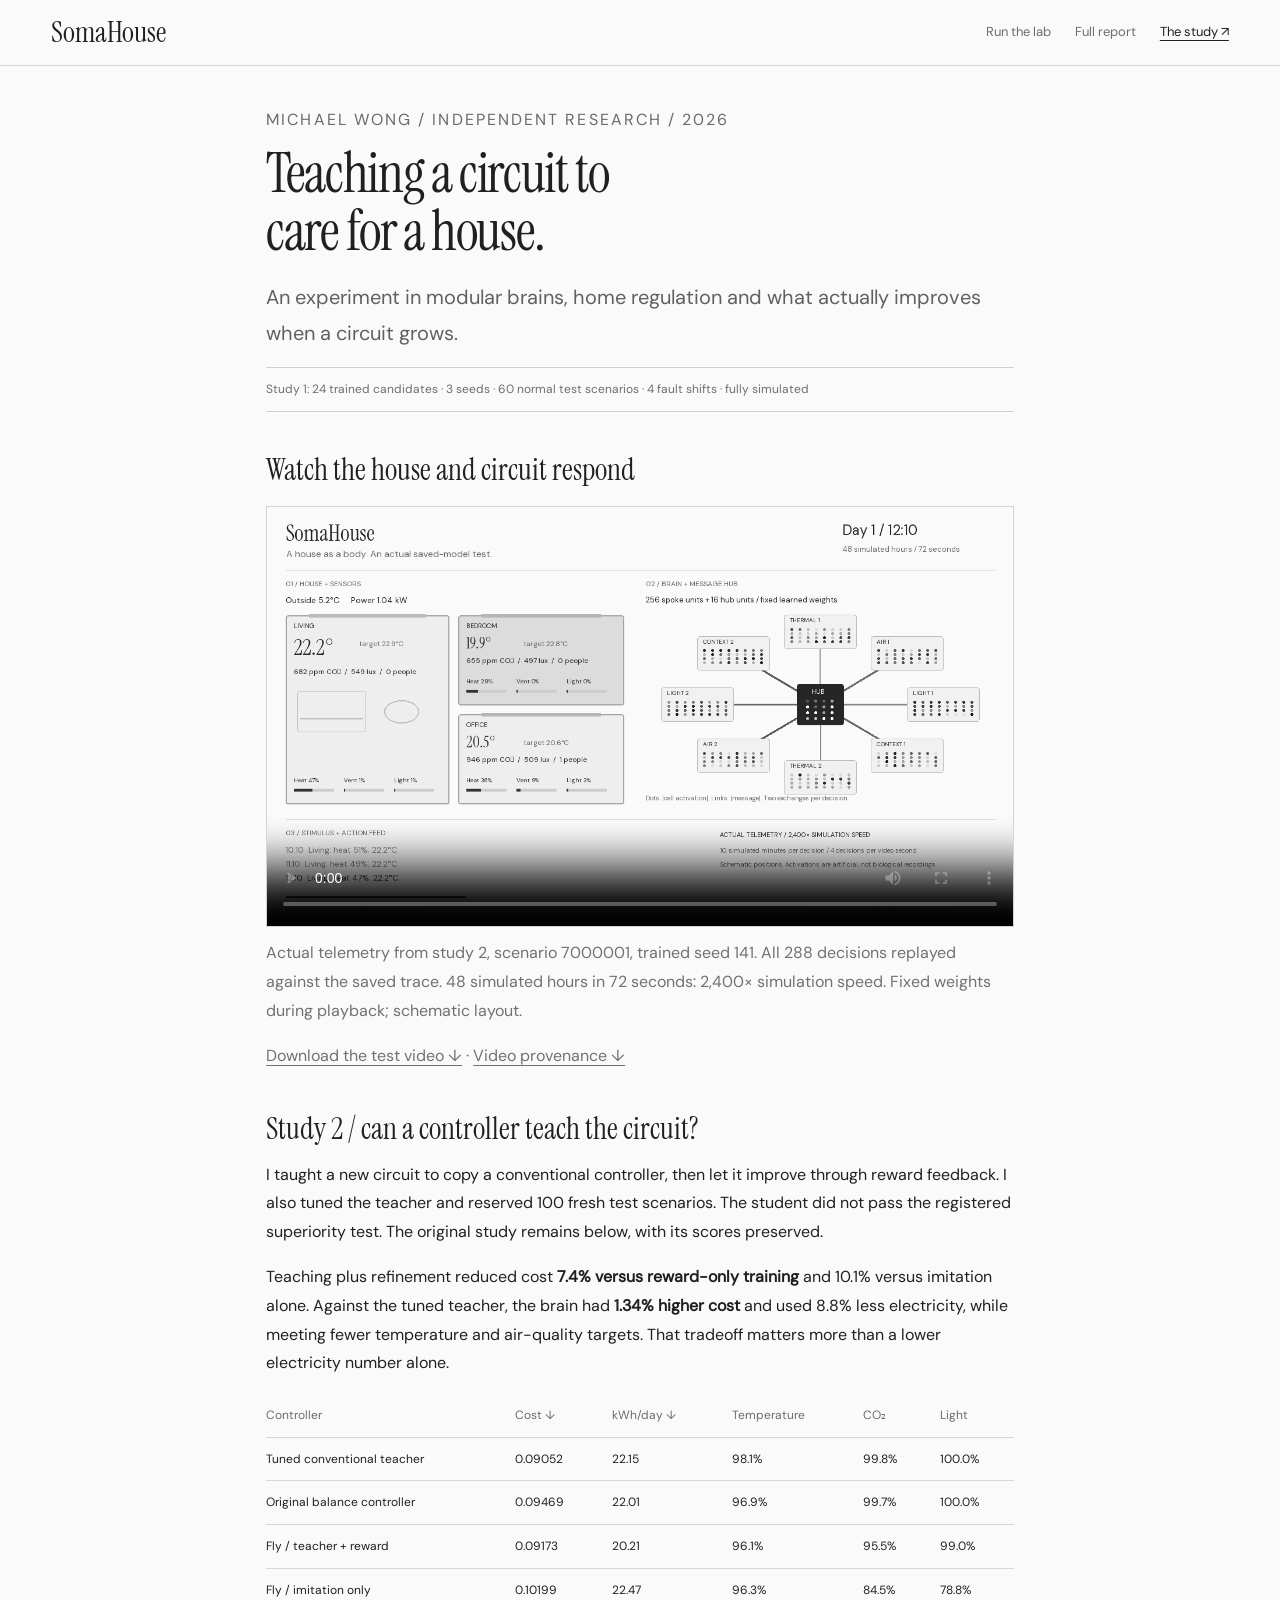
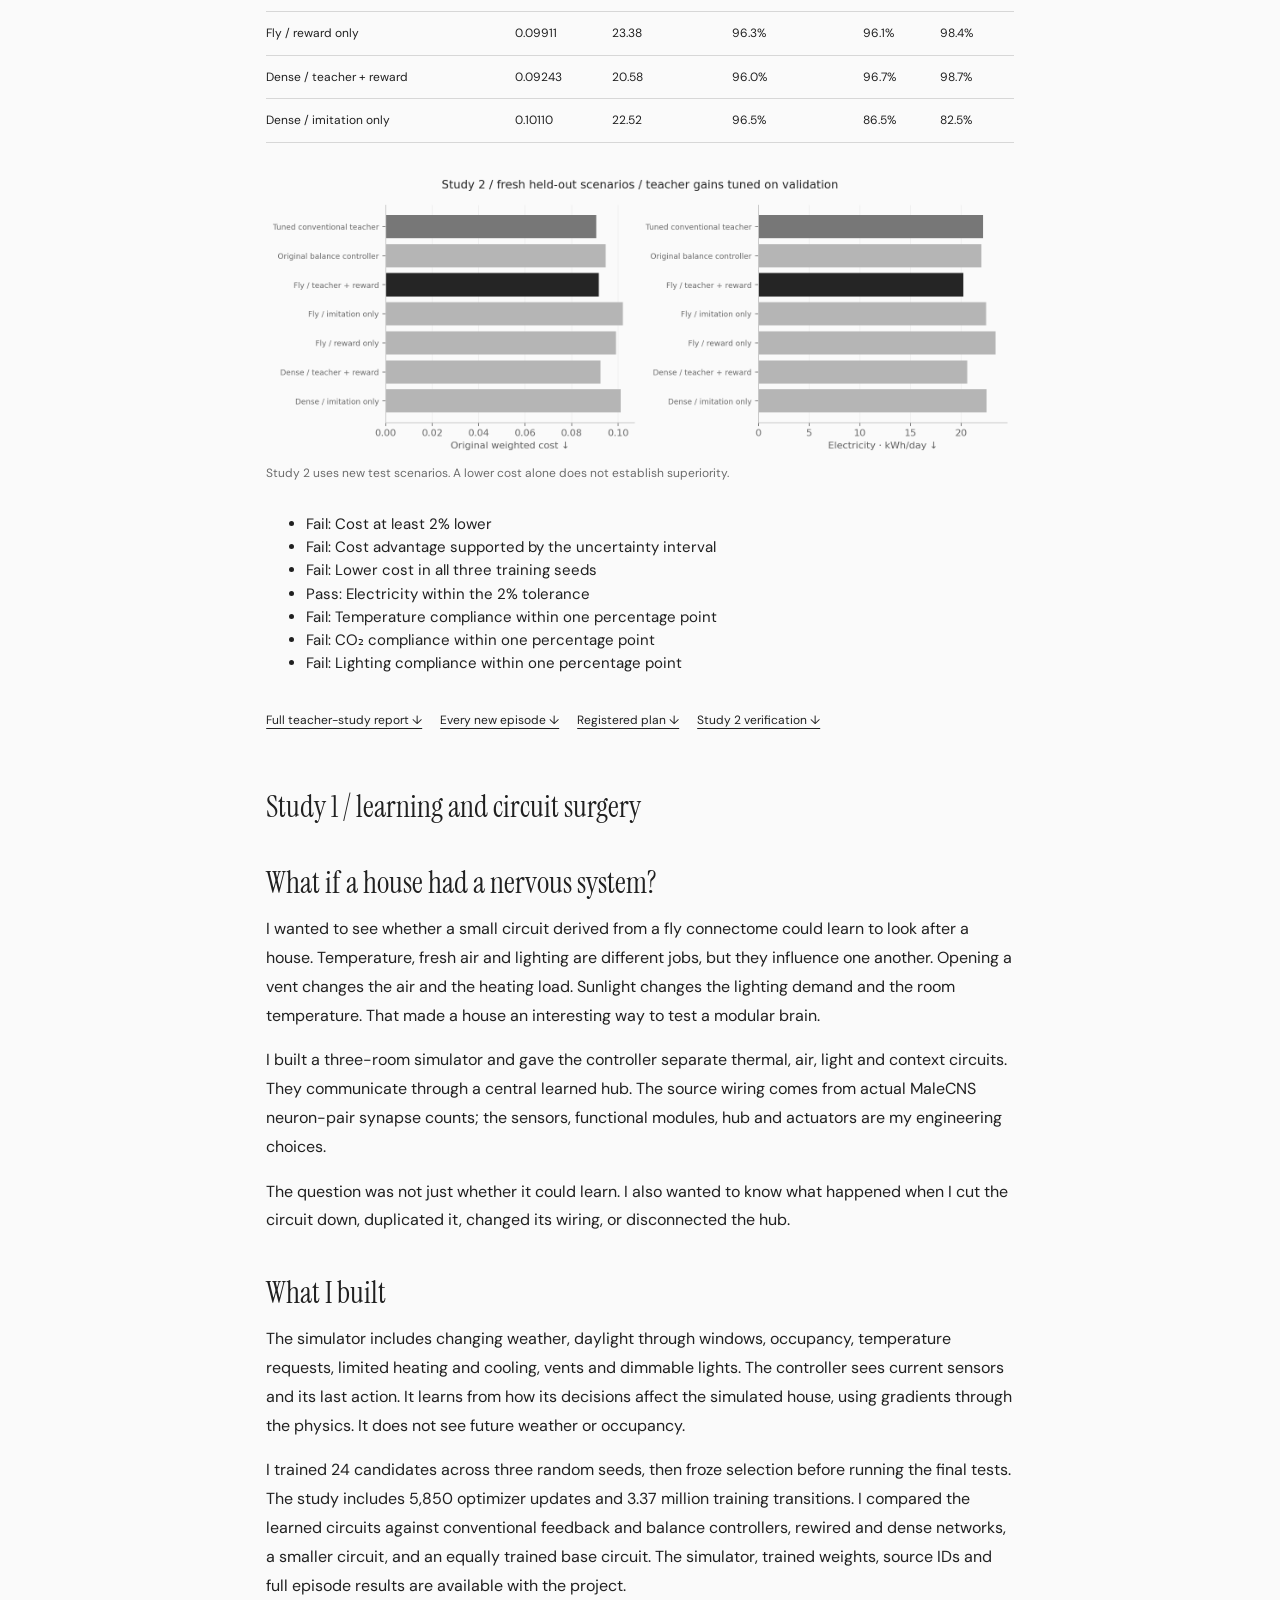
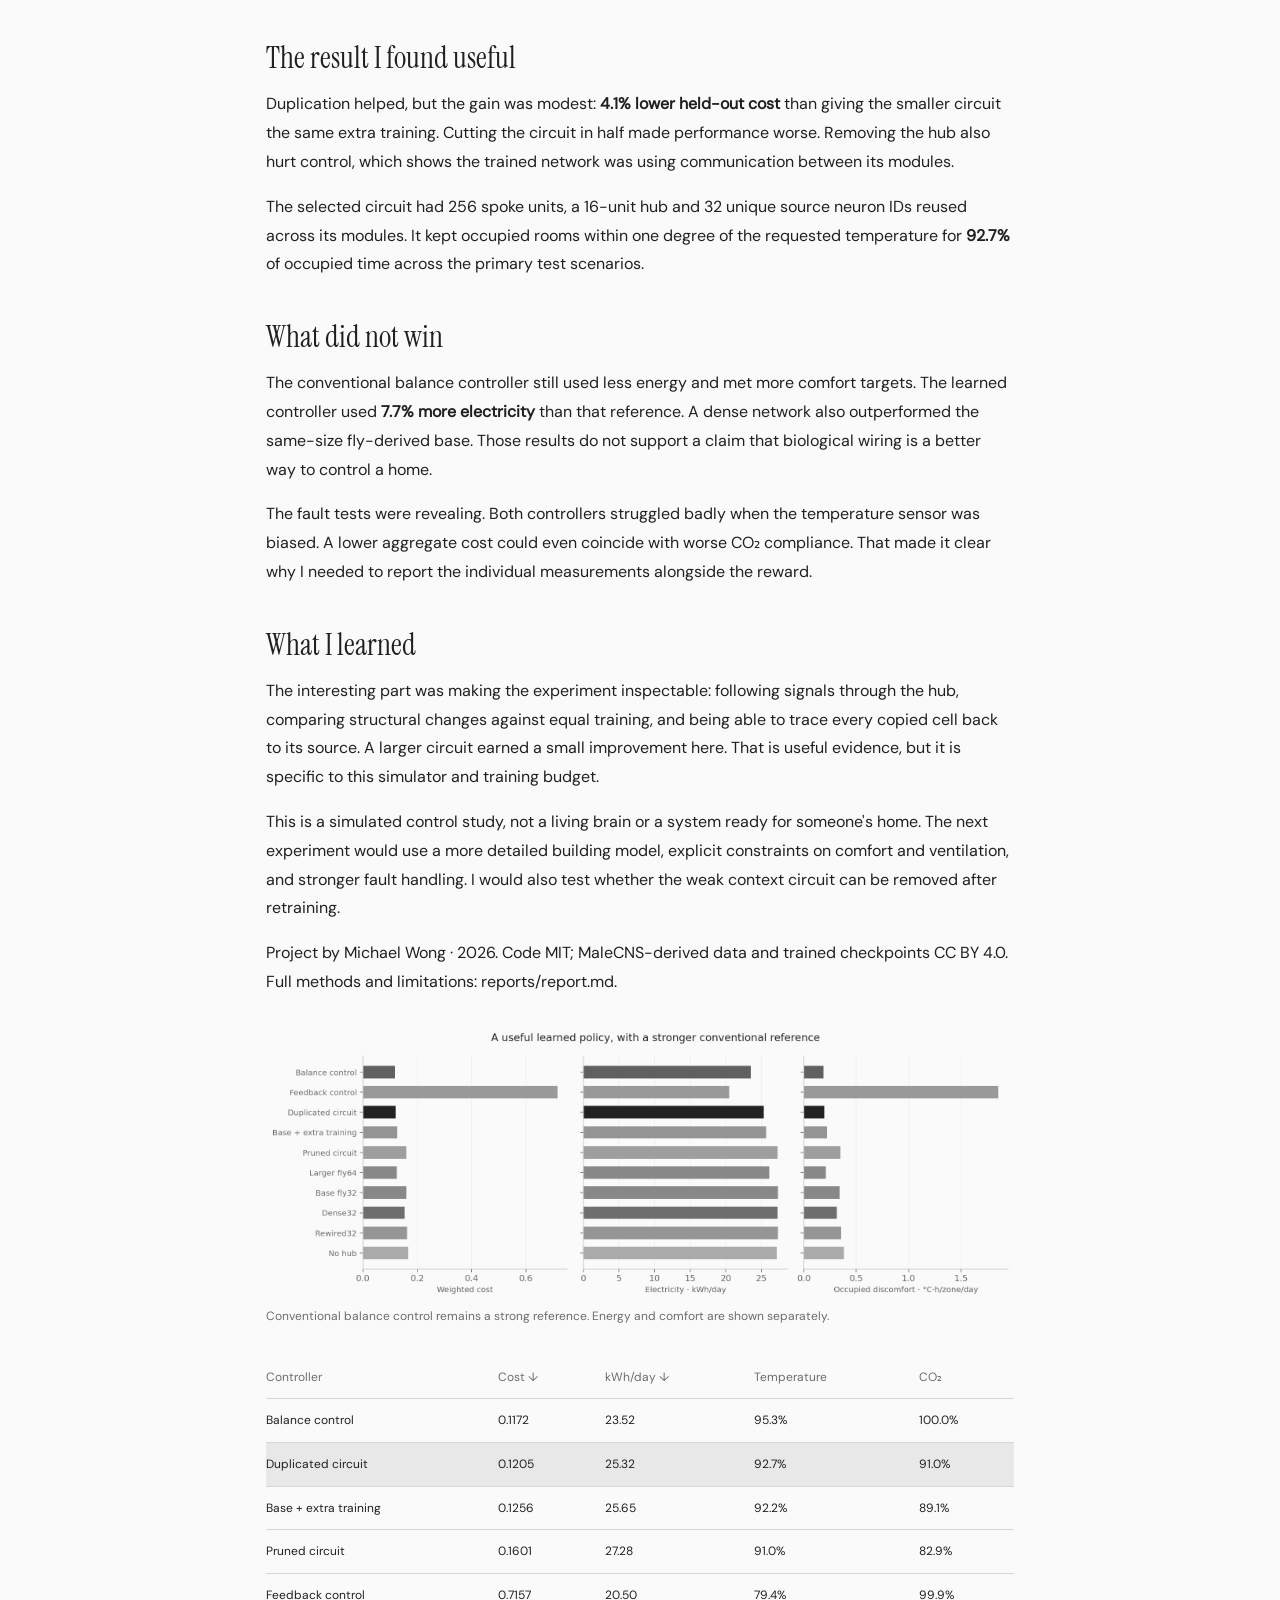
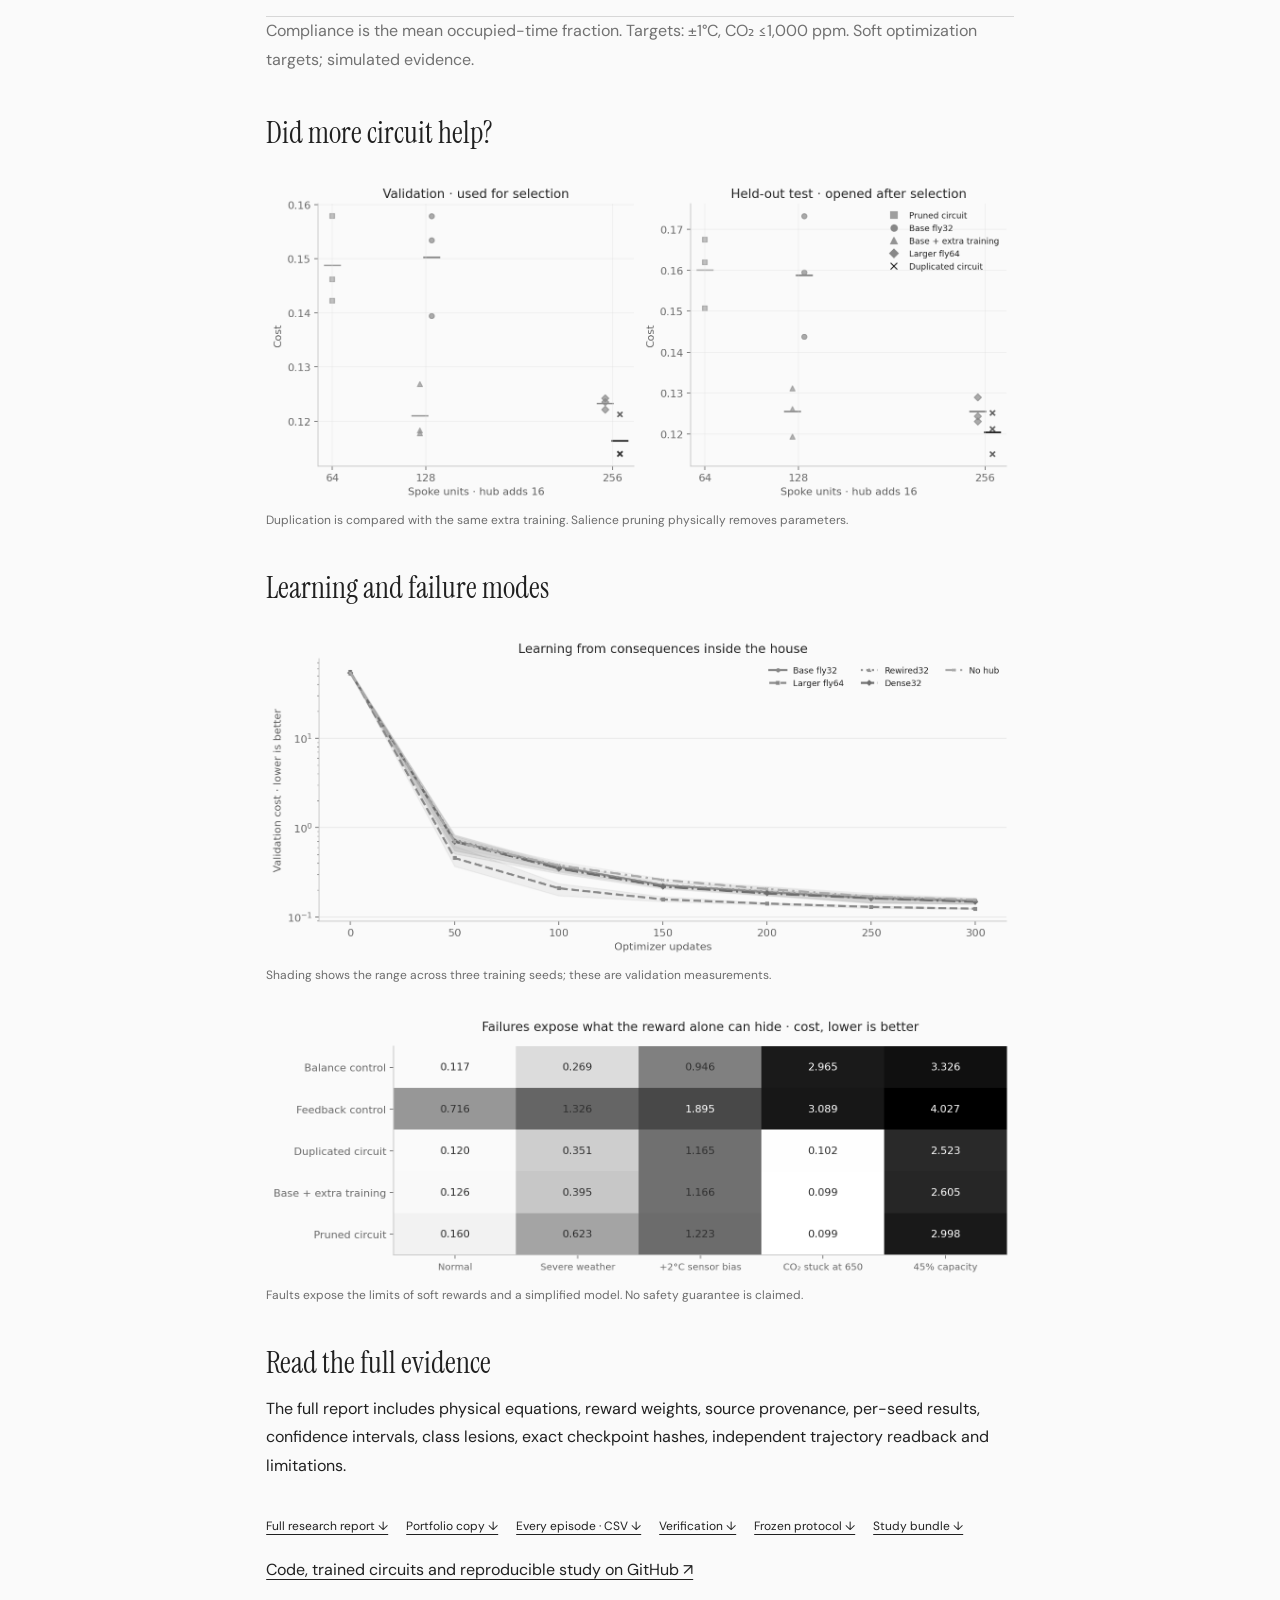
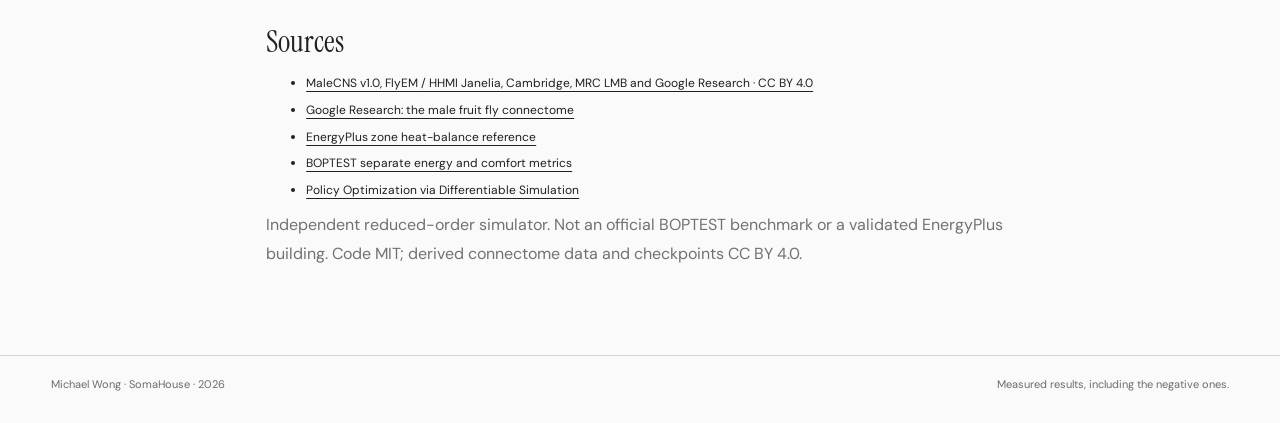
<file: docs/index.html>
<!doctype html><html lang="en"><head><meta charset="utf-8"><meta name="viewport" content="width=device-width,initial-scale=1"><meta name="description" content="SomaHouse: I trained a fly-derived modular controller for a simulated house, then tested what duplication, pruning and a central hub changed."><title>SomaHouse — a homeostasis experiment by Michael Wong</title><link rel="stylesheet" href="style.css"></head><body><header><a class="brand" href="index.html">SomaHouse</a><nav aria-label="Main"><a href="https://github.com/thekozugroup/SomaHouse#run-the-lab">Run the lab</a><a href="report.md">Full report</a><a href="index.html" aria-current="page">The study ↗</a></nav></header><main class="article"><p class="eyebrow">Michael Wong / independent research / 2026</p><h1>Teaching a circuit to<br>care for a house.</h1><p class="lede">An experiment in modular brains, home regulation and what actually improves when a circuit grows.</p><div class="evidence">Study 1: 24 trained candidates · 3 seeds · 60 normal test scenarios · 4 fault shifts · fully simulated</div><section aria-labelledby="preview-title"><h2 id="preview-title">Watch the house and circuit respond</h2><video id="test-preview" controls playsinline preload="metadata" poster="preview-poster.png" aria-label="Actual saved-model test: house sensors, brain activity and actions"><source src="preview.mp4" type="video/mp4">Download the test preview below.</video><p class="micro">Actual telemetry from study 2, scenario 7000001, trained seed 141. All 288 decisions replayed against the saved trace. 48 simulated hours in 72 seconds: 2,400× simulation speed. Fixed weights during playback; schematic layout.</p><p class="small"><a href="preview.mp4" download>Download the test video ↓</a> · <a href="preview.json">Video provenance ↓</a></p></section><section id="teacher-study"><h2>Study 2 / can a controller teach the circuit?</h2><p>I taught a new circuit to copy a conventional controller, then let it improve through reward feedback. I also tuned the teacher and reserved 100 fresh test scenarios. The student did not pass the registered superiority test. The original study remains below, with its scores preserved.</p><p>Teaching plus refinement reduced cost <strong>7.4% versus reward-only training</strong> and 10.1% versus imitation alone. Against the tuned teacher, the brain had <strong>1.34% higher cost</strong> and used 8.8% less electricity, while meeting fewer temperature and air-quality targets. That tradeoff matters more than a lower electricity number alone.</p><div class="table-scroll"><table><thead><tr><th>Controller</th><th>Cost ↓</th><th>kWh/day ↓</th><th>Temperature</th><th>CO₂</th><th>Light</th></tr></thead><tbody><tr><td>Tuned conventional teacher</td><td>0.09052</td><td>22.15</td><td>98.1%</td><td>99.8%</td><td>100.0%</td></tr><tr><td>Original balance controller</td><td>0.09469</td><td>22.01</td><td>96.9%</td><td>99.7%</td><td>100.0%</td></tr><tr><td>Fly / teacher + reward</td><td>0.09173</td><td>20.21</td><td>96.1%</td><td>95.5%</td><td>99.0%</td></tr><tr><td>Fly / imitation only</td><td>0.10199</td><td>22.47</td><td>96.3%</td><td>84.5%</td><td>78.8%</td></tr><tr><td>Fly / reward only</td><td>0.09911</td><td>23.38</td><td>96.3%</td><td>96.1%</td><td>98.4%</td></tr><tr><td>Dense / teacher + reward</td><td>0.09243</td><td>20.58</td><td>96.0%</td><td>96.7%</td><td>98.7%</td></tr><tr><td>Dense / imitation only</td><td>0.10110</td><td>22.52</td><td>96.5%</td><td>86.5%</td><td>82.5%</td></tr></tbody></table></div><figure><img src="teacher/comparison.png" alt="Fresh-test cost and energy for imitation, reward-only, teacher-guided and conventional controls"><figcaption>Study 2 uses new test scenarios. A lower cost alone does not establish superiority.</figcaption></figure><ul><li>Fail: Cost at least 2% lower</li><li>Fail: Cost advantage supported by the uncertainty interval</li><li>Fail: Lower cost in all three training seeds</li><li>Pass: Electricity within the 2% tolerance</li><li>Fail: Temperature compliance within one percentage point</li><li>Fail: CO₂ compliance within one percentage point</li><li>Fail: Lighting compliance within one percentage point</li></ul><div class="downloads"><a href="teacher/report.md">Full teacher-study report ↓</a><a href="teacher/episodes.csv">Every new episode ↓</a><a href="teacher/teacher-protocol.md">Registered plan ↓</a><a href="teacher/verification.json">Study 2 verification ↓</a></div></section><h2>Study 1 / learning and circuit surgery</h2><h2>What if a house had a nervous system?</h2>
<p>I wanted to see whether a small circuit derived from a fly connectome could learn to look after a house. Temperature, fresh air and lighting are different jobs, but they influence one another. Opening a vent changes the air and the heating load. Sunlight changes the lighting demand and the room temperature. That made a house an interesting way to test a modular brain.</p>
<p>I built a three-room simulator and gave the controller separate thermal, air, light and context circuits. They communicate through a central learned hub. The source wiring comes from actual MaleCNS neuron-pair synapse counts; the sensors, functional modules, hub and actuators are my engineering choices.</p>
<p>The question was not just whether it could learn. I also wanted to know what happened when I cut the circuit down, duplicated it, changed its wiring, or disconnected the hub.</p>
<h2>What I built</h2>
<p>The simulator includes changing weather, daylight through windows, occupancy, temperature requests, limited heating and cooling, vents and dimmable lights. The controller sees current sensors and its last action. It learns from how its decisions affect the simulated house, using gradients through the physics. It does not see future weather or occupancy.</p>
<p>I trained 24 candidates across three random seeds, then froze selection before running the final tests. The study includes 5,850 optimizer updates and 3.37 million training transitions. I compared the learned circuits against conventional feedback and balance controllers, rewired and dense networks, a smaller circuit, and an equally trained base circuit. The simulator, trained weights, source IDs and full episode results are available with the project.</p>
<h2>The result I found useful</h2>
<p>Duplication helped, but the gain was modest: <strong>4.1% lower held-out cost</strong> than giving the smaller circuit the same extra training. Cutting the circuit in half made performance worse. Removing the hub also hurt control, which shows the trained network was using communication between its modules.</p>
<p>The selected circuit had 256 spoke units, a 16-unit hub and 32 unique source neuron IDs reused across its modules. It kept occupied rooms within one degree of the requested temperature for <strong>92.7%</strong> of occupied time across the primary test scenarios.</p>
<h2>What did not win</h2>
<p>The conventional balance controller still used less energy and met more comfort targets. The learned controller used <strong>7.7% more electricity</strong> than that reference. A dense network also outperformed the same-size fly-derived base. Those results do not support a claim that biological wiring is a better way to control a home.</p>
<p>The fault tests were revealing. Both controllers struggled badly when the temperature sensor was biased. A lower aggregate cost could even coincide with worse CO₂ compliance. That made it clear why I needed to report the individual measurements alongside the reward.</p>
<h2>What I learned</h2>
<p>The interesting part was making the experiment inspectable: following signals through the hub, comparing structural changes against equal training, and being able to trace every copied cell back to its source. A larger circuit earned a small improvement here. That is useful evidence, but it is specific to this simulator and training budget.</p>
<p>This is a simulated control study, not a living brain or a system ready for someone&#x27;s home. The next experiment would use a more detailed building model, explicit constraints on comfort and ventilation, and stronger fault handling. I would also test whether the weak context circuit can be removed after retraining.</p>
<p>Project by Michael Wong · 2026. Code MIT; MaleCNS-derived data and trained checkpoints CC BY 4.0. Full methods and limitations: reports/report.md.</p>

<figure><img src="comparison.png" alt="Chart comparing cost, energy and temperature discomfort across learned and conventional controllers"><figcaption>Conventional balance control remains a strong reference. Energy and comfort are shown separately.</figcaption></figure><div class='table-scroll'><table><thead><tr><th>Controller</th><th>Cost ↓</th><th>kWh/day ↓</th><th>Temperature</th><th>CO₂</th></tr></thead><tbody><tr class=''><td>Balance control</td><td>0.1172</td><td>23.52</td><td>95.3%</td><td>100.0%</td></tr><tr class='primary-row'><td>Duplicated circuit</td><td>0.1205</td><td>25.32</td><td>92.7%</td><td>91.0%</td></tr><tr class=''><td>Base + extra training</td><td>0.1256</td><td>25.65</td><td>92.2%</td><td>89.1%</td></tr><tr class=''><td>Pruned circuit</td><td>0.1601</td><td>27.28</td><td>91.0%</td><td>82.9%</td></tr><tr class=''><td>Feedback control</td><td>0.7157</td><td>20.50</td><td>79.4%</td><td>99.9%</td></tr></tbody></table></div><p class='micro'>Compliance is the mean occupied-time fraction. Targets: ±1°C, CO₂ ≤1,000 ppm. Soft optimization targets; simulated evidence.</p>
<h2>Did more circuit help?</h2><figure><img src="capacity.png" alt="Validation and held-out cost by circuit size with three training seeds"><figcaption>Duplication is compared with the same extra training. Salience pruning physically removes parameters.</figcaption></figure>
<h2>Learning and failure modes</h2><figure><img src="learning.png" alt="Validation learning curves across five base architectures"><figcaption>Shading shows the range across three training seeds; these are validation measurements.</figcaption></figure><figure><img src="robustness.png" alt="Heatmap of controller costs under severe weather, sensor bias, CO2 dropout and reduced capacity"><figcaption>Faults expose the limits of soft rewards and a simplified model. No safety guarantee is claimed.</figcaption></figure>
<h2>Read the full evidence</h2><p>The full report includes physical equations, reward weights, source provenance, per-seed results, confidence intervals, class lesions, exact checkpoint hashes, independent trajectory readback and limitations.</p><div class="downloads"><a href="report.md">Full research report ↓</a><a href="case-study.md">Portfolio copy ↓</a><a href="episodes.csv">Every episode · CSV ↓</a><a href="verification.json">Verification ↓</a><a href="protocol.md">Frozen protocol ↓</a><a href="study-bundle.zip">Study bundle ↓</a></div><p><a href="https://github.com/thekozugroup/SomaHouse">Code, trained circuits and reproducible study on GitHub ↗</a></p>
<h2>Sources</h2><ul class="sources"><li><a href="https://male-cns.janelia.org/download/">MaleCNS v1.0, FlyEM / HHMI Janelia, Cambridge, MRC LMB and Google Research · CC BY 4.0</a></li><li><a href="https://research.google/blog/a-connectomics-milestone-mapping-the-complete-male-fruit-fly-brain/">Google Research: the male fruit fly connectome</a></li><li><a href="https://energyplus.readthedocs.io/en/stable/guides/engineering-reference/2.1-basis-for-the-zone-and-air-system-integration.html">EnergyPlus zone heat-balance reference</a></li><li><a href="https://ibpsa.github.io/project1-boptest/docs-design/core_kpi.html">BOPTEST separate energy and comfort metrics</a></li><li><a href="https://proceedings.mlr.press/v139/mora21a.html">Policy Optimization via Differentiable Simulation</a></li></ul><p class="small">Independent reduced-order simulator. Not an official BOPTEST benchmark or a validated EnergyPlus building. Code MIT; derived connectome data and checkpoints CC BY 4.0.</p></main><footer><span>Michael Wong · SomaHouse · 2026</span><span>Measured results, including the negative ones.</span></footer></body></html>
</file>
<file: docs/style.css>
@font-face{font-family:HouseSans;src:url('fonts/body.ttf')}@font-face{font-family:HouseDisplay;src:url('fonts/display.ttf')}*{box-sizing:border-box}html{color:#202020;background:#fafafa;font:15px/1.55 HouseSans,Arial,sans-serif}body{margin:0}a{color:inherit;text-underline-offset:4px}button,input,select{font:inherit}button,select,input{accent-color:#5f5f5f}button,select{cursor:pointer}button:disabled{opacity:.45;cursor:default}button{border:1px solid #c3c3c3;background:transparent;color:inherit;border-radius:3px;padding:9px 14px}button:hover{background:#e7e7e7}button.primary{background:#222222;color:#ffffff;border-color:#222222}button.primary:hover{background:#5b5b5b}button:focus-visible,a:focus-visible,input:focus-visible,select:focus-visible{outline:3px solid #696969;outline-offset:4px}input,select{min-height:40px;border:1px solid #c1c1c1;background:#fafafa;border-radius:3px;padding:7px;color:inherit;width:100%}input[type=range]{padding:0;min-height:24px}label{display:block;font-size:12px;letter-spacing:.02em}label input,label select{margin-top:5px}header{border-bottom:1px solid #d3d3d3;padding:18px 4vw;display:flex;justify-content:space-between;align-items:center;gap:20px}header .brand{font:29px/1 HouseDisplay,Georgia,serif;text-decoration:none}nav{display:flex;gap:24px;font-size:13px}nav a{text-decoration:none;color:#6e6e6e}nav a[aria-current=page]{color:#202020;text-decoration:underline}main{max-width:1440px;margin:auto;padding:40px 4vw 70px}.eyebrow{font-size:11px;letter-spacing:.13em;text-transform:uppercase;color:#6b6b6b;margin:0 0 10px}h1{font:clamp(36px,4.3vw,62px)/1.06 HouseDisplay,Georgia,serif;font-weight:400;letter-spacing:-.025em;margin:0 0 18px;max-width:820px}h2{font:30px/1.2 HouseDisplay,Georgia,serif;font-weight:400;margin:0 0 14px}h3{font-size:16px;font-weight:500;margin:0 0 10px}p{margin:0 0 16px}.intro{max-width:680px;color:#6e6e6e;font-size:15px}.titleline{display:flex;justify-content:space-between;align-items:flex-end;gap:30px;margin-bottom:32px}.stamp{font-size:11px;white-space:nowrap;border-left:2px solid #707070;padding-left:14px;line-height:1.8}.workspace{display:grid;grid-template-columns:minmax(0,1fr) 300px;border-block:1px solid #c1c1c1}.stage{padding:22px 28px 18px 0;min-width:0}.panel{padding:24px 0 24px 25px;border-left:1px solid #c1c1c1}.stagebar{display:flex;gap:15px;justify-content:space-between;align-items:center;font-size:12px}.stagebar strong{font-weight:500}.status{font-size:11px;color:#646464;display:flex;gap:7px;align-items:center}.status:before{content:'';width:6px;height:6px;border-radius:50%;background:currentColor}.floorplan{display:block;width:100%;height:auto;margin:4px 0 16px}.floorplan text{font-family:HouseSans,Arial,sans-serif;fill:#393939}.floorplan .roomname{font-size:13px;letter-spacing:.04em}.floorplan .temperature{font-family:HouseDisplay,Georgia,serif;font-size:39px}.floorplan .roomdetail{font-size:11px;fill:#6e6e6e}.wall{stroke:#4e4e4e;stroke-width:7;fill:none}.window{stroke:#b1b1b1;stroke-width:6}.sunray{stroke:#bdbdbd;stroke-width:1;stroke-dasharray:4 6}.furnish{fill:none;stroke:#b9b9b9;stroke-width:1.5}.ventline{stroke:#878787;stroke-width:3}.house-key{display:flex;gap:20px;flex-wrap:wrap;color:#717171;font-size:11px}.house-key span:before{content:'';width:8px;height:8px;background:var(--key);display:inline-block;margin-right:6px}.controls{display:flex;gap:8px;margin:16px 0}.controls button{flex:1;padding:9px 7px;font-size:12px}.field-row{display:grid;grid-template-columns:1fr 1fr;gap:12px}.divider{margin:20px 0;border:0;border-top:1px solid #d3d3d3}.small{font-size:12px;color:#717171}.micro{font-size:10px;color:#717171}.readout{font-variant-numeric:tabular-nums}.slider-label{display:flex;justify-content:space-between;font-size:12px}.override{margin:12px 0}.override label{margin-top:10px}.readings{display:grid;grid-template-columns:repeat(4,1fr);gap:20px;padding:23px 0;border-bottom:1px solid #cecece}.reading{border-left:1px solid #cecece;padding-left:20px}.reading:first-child{border:0;padding-left:0}.reading .value{font:31px/1.3 HouseDisplay,Georgia,serif}.reading .unit{font-size:11px;color:#6c6c6c;margin-left:4px}.reading .caption{font-size:11px;color:#6c6c6c}.chart-section{padding:26px 0}.sectionline{display:flex;align-items:center;justify-content:space-between;gap:18px}.tabs{display:flex;gap:5px}.tabs button{border:0;font-size:11px;padding:6px 10px}.tabs button[aria-pressed=true]{background:#e2e2e2}.chart{width:100%;height:200px;display:block;border-bottom:1px solid #cecece}.chart text{font:11px HouseSans;fill:#6c6c6c}.chart .grid{stroke:#dedede;stroke-width:1}.notice{padding:14px 18px;background:#e9e9e9;border-left:2px solid #959595;font-size:12px;color:#686868}.error{color:#565656;min-height:20px;font-size:12px}.two-column{display:grid;grid-template-columns:1fr 1fr;gap:36px;margin:36px 0}.architecture{display:block;width:100%;height:auto}.architecture text{font:12px HouseSans;fill:#555555}.architecture .hub{fill:#222222}.architecture .hubtext{fill:#f4f4f4}.architecture .link{stroke:#aeaeae;stroke-width:2;fill:none}.architecture .module{fill:#eaeaea;stroke:#aeaeae}.table-scroll{overflow:auto;width:100%}table{border-collapse:collapse;width:100%;font-size:12px;text-align:left;font-variant-numeric:tabular-nums}th{font-weight:500;color:#6c6c6c;white-space:nowrap}th,td{padding:12px 10px;border-bottom:1px solid #d7d7d7}th:first-child,td:first-child{padding-left:0}tr.primary-row{background:#e8e8e8}.toolbar{display:flex;gap:12px;flex-wrap:wrap;align-items:flex-end;margin:20px 0}.toolbar label{min-width:230px}.toolbar a{font-size:12px}.inspect-layout{display:grid;grid-template-columns:1fr 1fr;gap:30px;border-block:1px solid #c1c1c1;padding:24px 0}.module-list{display:flex;flex-wrap:wrap;gap:7px;margin:14px 0}.module-list button{font-size:11px;padding:7px 10px}.module-list button[aria-pressed=true]{background:#222222;color:white}.network{display:block;width:100%;height:340px}.matrix{display:block;width:100%;height:340px}.stats-line{display:flex;flex-wrap:wrap;gap:20px;font-size:12px;margin:15px 0}.stats-line strong{font-weight:500}.article{max-width:850px}.article h2{margin-top:40px}.article p{font-size:16px;line-height:1.8}.article .lede{font-size:20px;color:#606060}.article figure{margin:30px 0}.article img{width:100%;height:auto}.article figcaption{font-size:12px;color:#6c6c6c}.downloads{display:flex;gap:18px;flex-wrap:wrap;font-size:12px;padding:20px 0}.sources{font-size:12px}.sources li{margin:8px 0}.evidence{font-size:12px;padding:12px 0;border-block:1px solid #cfcfcf;color:#6e6e6e}footer{max-width:1440px;padding:20px 4vw 30px;margin:auto;font-size:11px;color:#6c6c6c;border-top:1px solid #d3d3d3;display:flex;justify-content:space-between;gap:20px}.running .hub{animation:breathe 1.6s ease-in-out infinite}@keyframes breathe{50%{fill:#7f7f7f}}@media(prefers-reduced-motion:reduce){*{animation:none!important;scroll-behavior:auto!important}}@media(max-width:900px){.workspace{grid-template-columns:minmax(0,1fr)}.stage{padding-right:0}.panel{border-left:0;border-top:1px solid #c1c1c1;padding:24px 0;display:grid;grid-template-columns:1fr 1fr;gap:24px}.titleline{align-items:flex-start}.stamp{display:none}.inspect-layout{grid-template-columns:1fr}.two-column{grid-template-columns:1fr}.readings{gap:10px}.reading{padding-left:12px}.article{max-width:100%}}@media(max-width:560px){header{align-items:flex-start;padding:17px 5vw;gap:15px}header .brand{font-size:24px}nav{gap:12px;font-size:11px;flex-wrap:wrap;justify-content:flex-end}main{padding:28px 5vw 45px}.panel{grid-template-columns:1fr;gap:10px}.readings{grid-template-columns:1fr 1fr;gap:18px}.reading:nth-child(3){border:0;padding-left:0}.stage{padding-top:14px}.stagebar{font-size:10px;gap:5px}.sectionline{align-items:flex-start;flex-direction:column;gap:5px}h1{font-size:39px}.intro{font-size:14px}.toolbar label{width:100%}.network,.matrix{height:auto;aspect-ratio:1.25}.article p{font-size:15px}footer{flex-direction:column;gap:5px}}

video{display:block;width:100%;height:auto;background:#ededed;border:1px solid #d4d4d4;margin:18px 0 12px}.preview-block{margin-top:30px}.preview-block video{max-width:100%}
</file>
